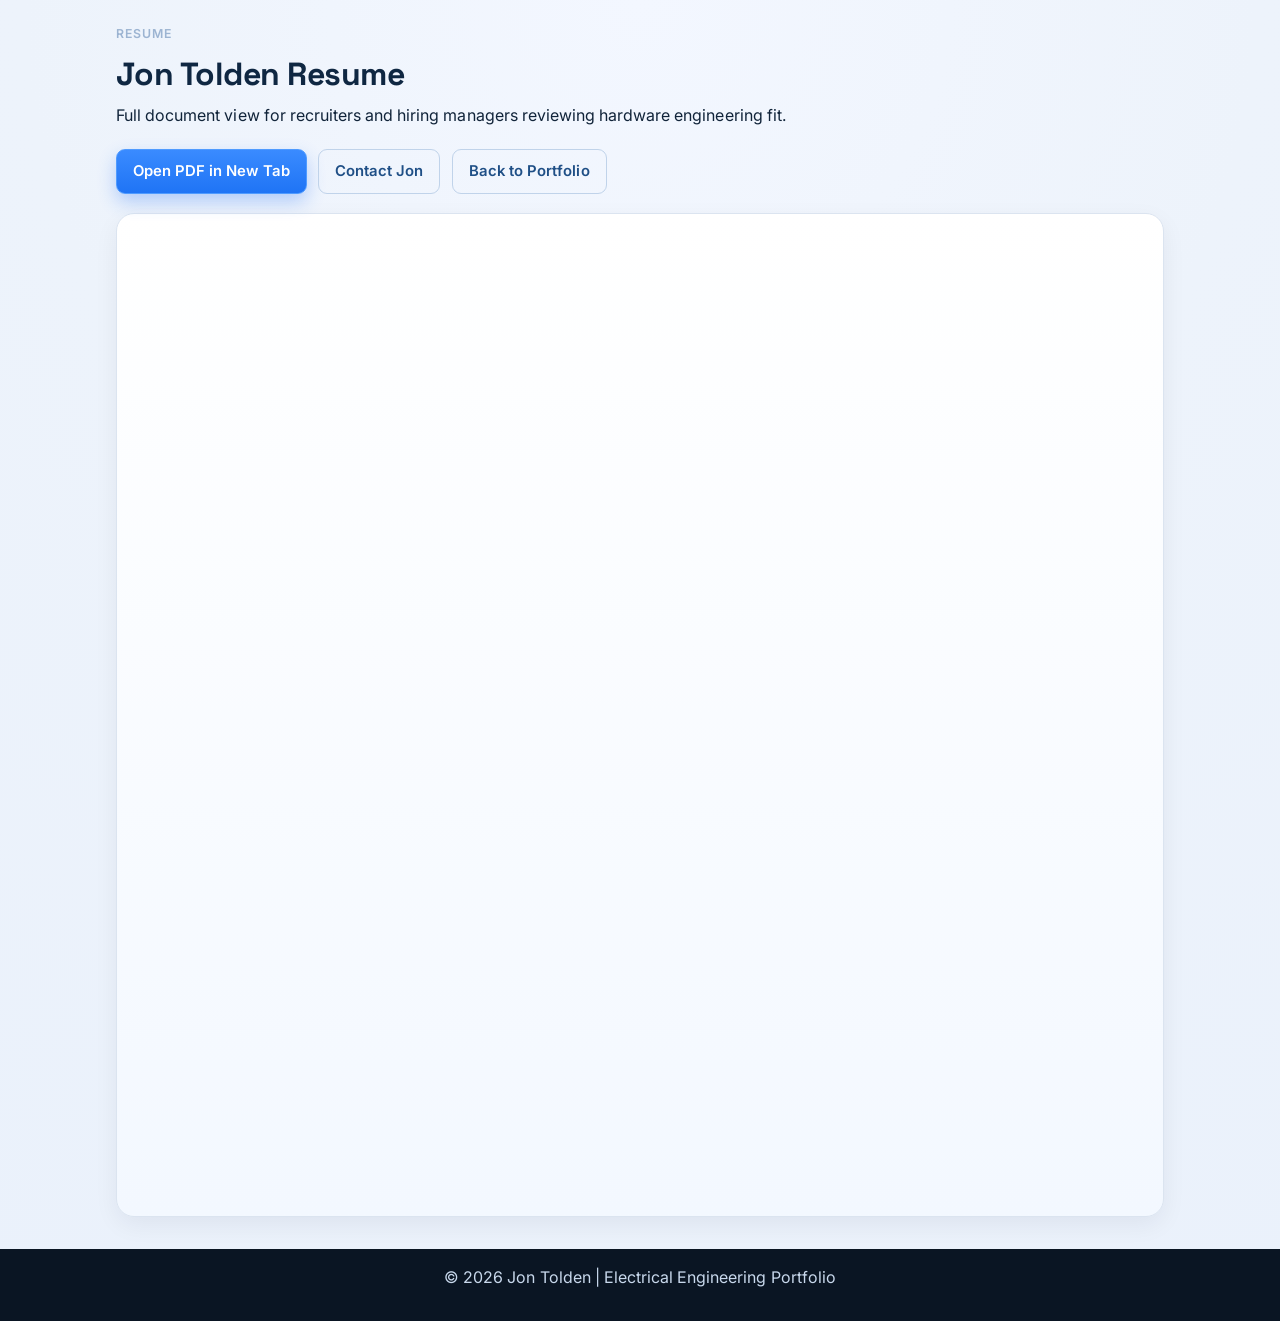
<file: resume.html>
<!DOCTYPE html>
<html lang="en">
<head>
  <meta charset="UTF-8" />
  <meta name="viewport" content="width=device-width, initial-scale=1" />
  <title>Resume | Jon Tolden</title>
  <meta name="description" content="Resume for Jon Tolden, electrical engineering candidate focused on PCB design, embedded systems, avionics, RF/wireless, and power electronics." />
  <link rel="preconnect" href="https://fonts.googleapis.com" />
  <link rel="preconnect" href="https://fonts.gstatic.com" crossorigin />
  <link href="https://fonts.googleapis.com/css2?family=Inter:wght@400;500;600;700&family=Space+Grotesk:wght@500;600;700&display=swap" rel="stylesheet" />
  <link rel="stylesheet" href="style.css" />
</head>
<body>
  <header class="case-study-header">
    <p class="eyebrow">Resume</p>
    <h1>Jon Tolden Resume</h1>
    <p>Full document view for recruiters and hiring managers reviewing hardware engineering fit.</p>
    <div class="hero-ctas">
      <a class="button button-primary" href="Resume_July2025.pdf" target="_blank" rel="noopener noreferrer">Open PDF in New Tab</a>
      <a class="button button-ghost" href="index.html#contact">Contact Jon</a>
      <a class="button button-ghost" href="index.html">Back to Portfolio</a>
    </div>
  </header>

  <main class="case-study">
    <section class="case-section">
      <iframe src="Resume_July2025.pdf" width="100%" height="960" style="border:none; border-radius: 12px;" title="Jon Tolden Resume"></iframe>
    </section>
  </main>

  <footer>
    <p>© 2026 Jon Tolden | Electrical Engineering Portfolio</p>
  </footer>
</body>
</html>
</file>
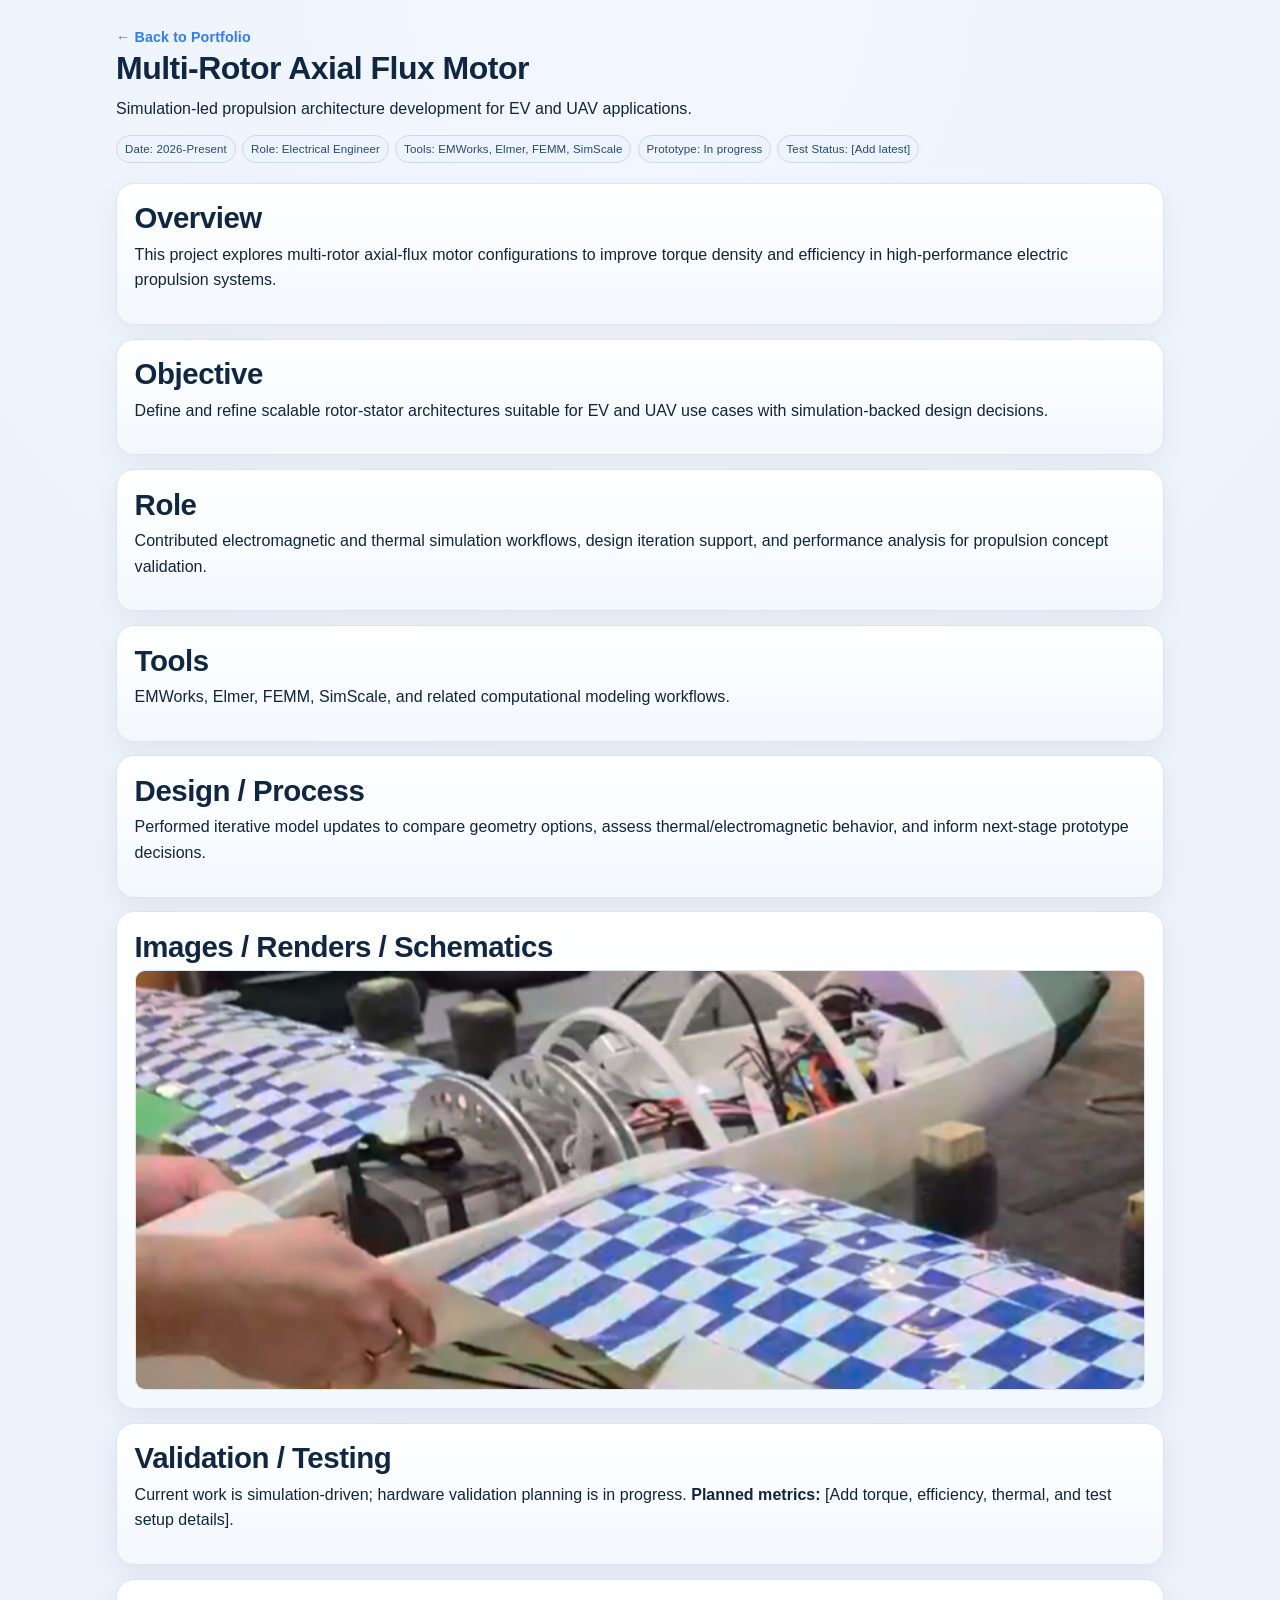
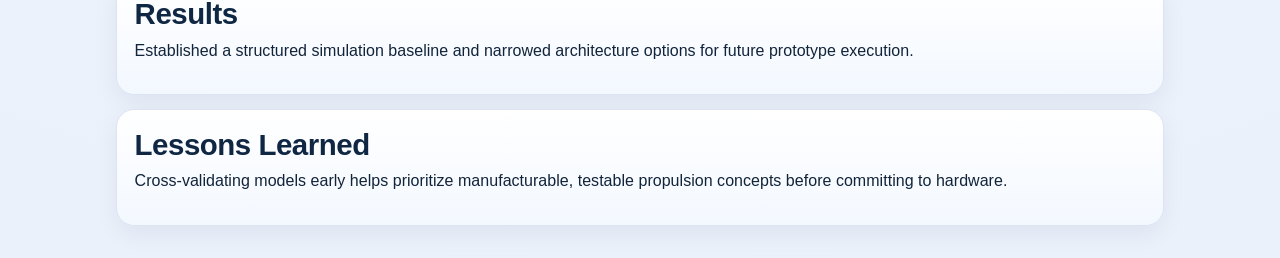
<file: projects/axial-flux-motor.html>
<!DOCTYPE html>
<html lang="en">
<head>
  <meta charset="UTF-8" />
  <meta name="viewport" content="width=device-width, initial-scale=1" />
  <title>Axial Flux Motor Case Study | Jon Tolden</title>
  <link rel="stylesheet" href="../style.css" />
</head>
<body>
  <header class="case-study-header">
    <a href="../index.html" class="text-link">← Back to Portfolio</a>
    <h1>Multi-Rotor Axial Flux Motor</h1>
    <p>Simulation-led propulsion architecture development for EV and UAV applications.</p>
    <div class="meta-chips"><span>Date: 2026-Present</span><span>Role: Electrical Engineer</span><span>Tools: EMWorks, Elmer, FEMM, SimScale</span><span>Prototype: In progress</span><span>Test Status: [Add latest]</span></div>
  </header>

  <main class="case-study">
    <section class="case-section"><h2>Overview</h2><p>This project explores multi-rotor axial-flux motor configurations to improve torque density and efficiency in high-performance electric propulsion systems.</p></section>
    <section class="case-section"><h2>Objective</h2><p>Define and refine scalable rotor-stator architectures suitable for EV and UAV use cases with simulation-backed design decisions.</p></section>
    <section class="case-section"><h2>Role</h2><p>Contributed electromagnetic and thermal simulation workflows, design iteration support, and performance analysis for propulsion concept validation.</p></section>
    <section class="case-section"><h2>Tools</h2><p>EMWorks, Elmer, FEMM, SimScale, and related computational modeling workflows.</p></section>
    <section class="case-section"><h2>Design / Process</h2><p>Performed iterative model updates to compare geometry options, assess thermal/electromagnetic behavior, and inform next-stage prototype decisions.</p></section>
    <section class="case-section"><h2>Images / Renders / Schematics</h2><img class="case-image" src="../TCP Image 6.jpg" alt="Axial flux motor project image" /></section>
    <section class="case-section"><h2>Validation / Testing</h2><p>Current work is simulation-driven; hardware validation planning is in progress. <strong>Planned metrics:</strong> [Add torque, efficiency, thermal, and test setup details].</p></section>
    <section class="case-section"><h2>Results</h2><p>Established a structured simulation baseline and narrowed architecture options for future prototype execution.</p></section>
    <section class="case-section"><h2>Lessons Learned</h2><p>Cross-validating models early helps prioritize manufacturable, testable propulsion concepts before committing to hardware.</p></section>
  </main>
</body>
</html>
</file>
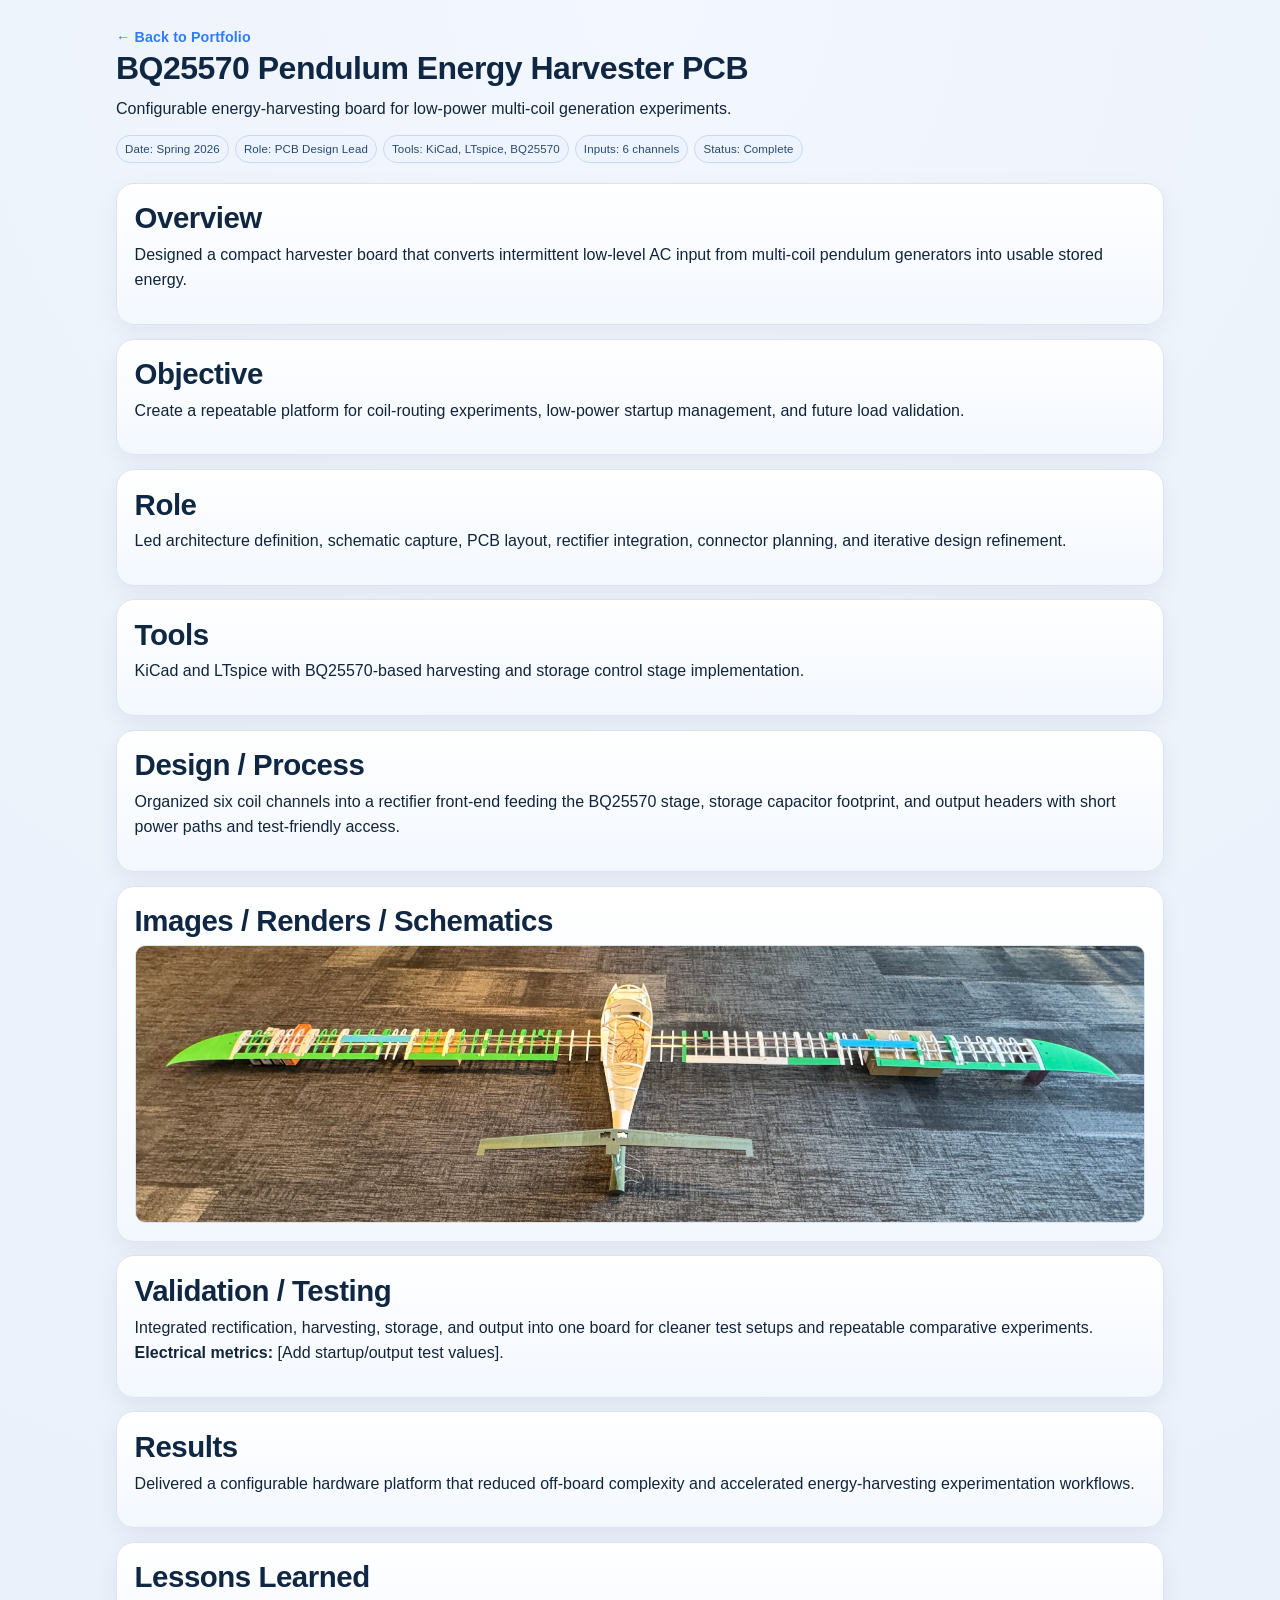
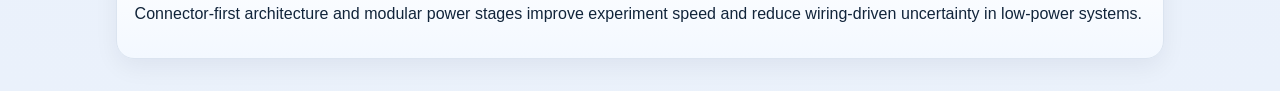
<file: projects/bq25570-harvester.html>
<!DOCTYPE html>
<html lang="en">
<head>
  <meta charset="UTF-8" />
  <meta name="viewport" content="width=device-width, initial-scale=1" />
  <title>BQ25570 Harvester Case Study | Jon Tolden</title>
  <link rel="stylesheet" href="../style.css" />
</head>
<body>
  <header class="case-study-header">
    <a href="../index.html" class="text-link">← Back to Portfolio</a>
    <h1>BQ25570 Pendulum Energy Harvester PCB</h1>
    <p>Configurable energy-harvesting board for low-power multi-coil generation experiments.</p>
    <div class="meta-chips"><span>Date: Spring 2026</span><span>Role: PCB Design Lead</span><span>Tools: KiCad, LTspice, BQ25570</span><span>Inputs: 6 channels</span><span>Status: Complete</span></div>
  </header>

  <main class="case-study">
    <section class="case-section"><h2>Overview</h2><p>Designed a compact harvester board that converts intermittent low-level AC input from multi-coil pendulum generators into usable stored energy.</p></section>
    <section class="case-section"><h2>Objective</h2><p>Create a repeatable platform for coil-routing experiments, low-power startup management, and future load validation.</p></section>
    <section class="case-section"><h2>Role</h2><p>Led architecture definition, schematic capture, PCB layout, rectifier integration, connector planning, and iterative design refinement.</p></section>
    <section class="case-section"><h2>Tools</h2><p>KiCad and LTspice with BQ25570-based harvesting and storage control stage implementation.</p></section>
    <section class="case-section"><h2>Design / Process</h2><p>Organized six coil channels into a rectifier front-end feeding the BQ25570 stage, storage capacitor footprint, and output headers with short power paths and test-friendly access.</p></section>
    <section class="case-section"><h2>Images / Renders / Schematics</h2><img class="case-image" src="../TCP Image 5.jpg" alt="BQ25570 board development image" /></section>
    <section class="case-section"><h2>Validation / Testing</h2><p>Integrated rectification, harvesting, storage, and output into one board for cleaner test setups and repeatable comparative experiments. <strong>Electrical metrics:</strong> [Add startup/output test values].</p></section>
    <section class="case-section"><h2>Results</h2><p>Delivered a configurable hardware platform that reduced off-board complexity and accelerated energy-harvesting experimentation workflows.</p></section>
    <section class="case-section"><h2>Lessons Learned</h2><p>Connector-first architecture and modular power stages improve experiment speed and reduce wiring-driven uncertainty in low-power systems.</p></section>
  </main>
</body>
</html>
</file>
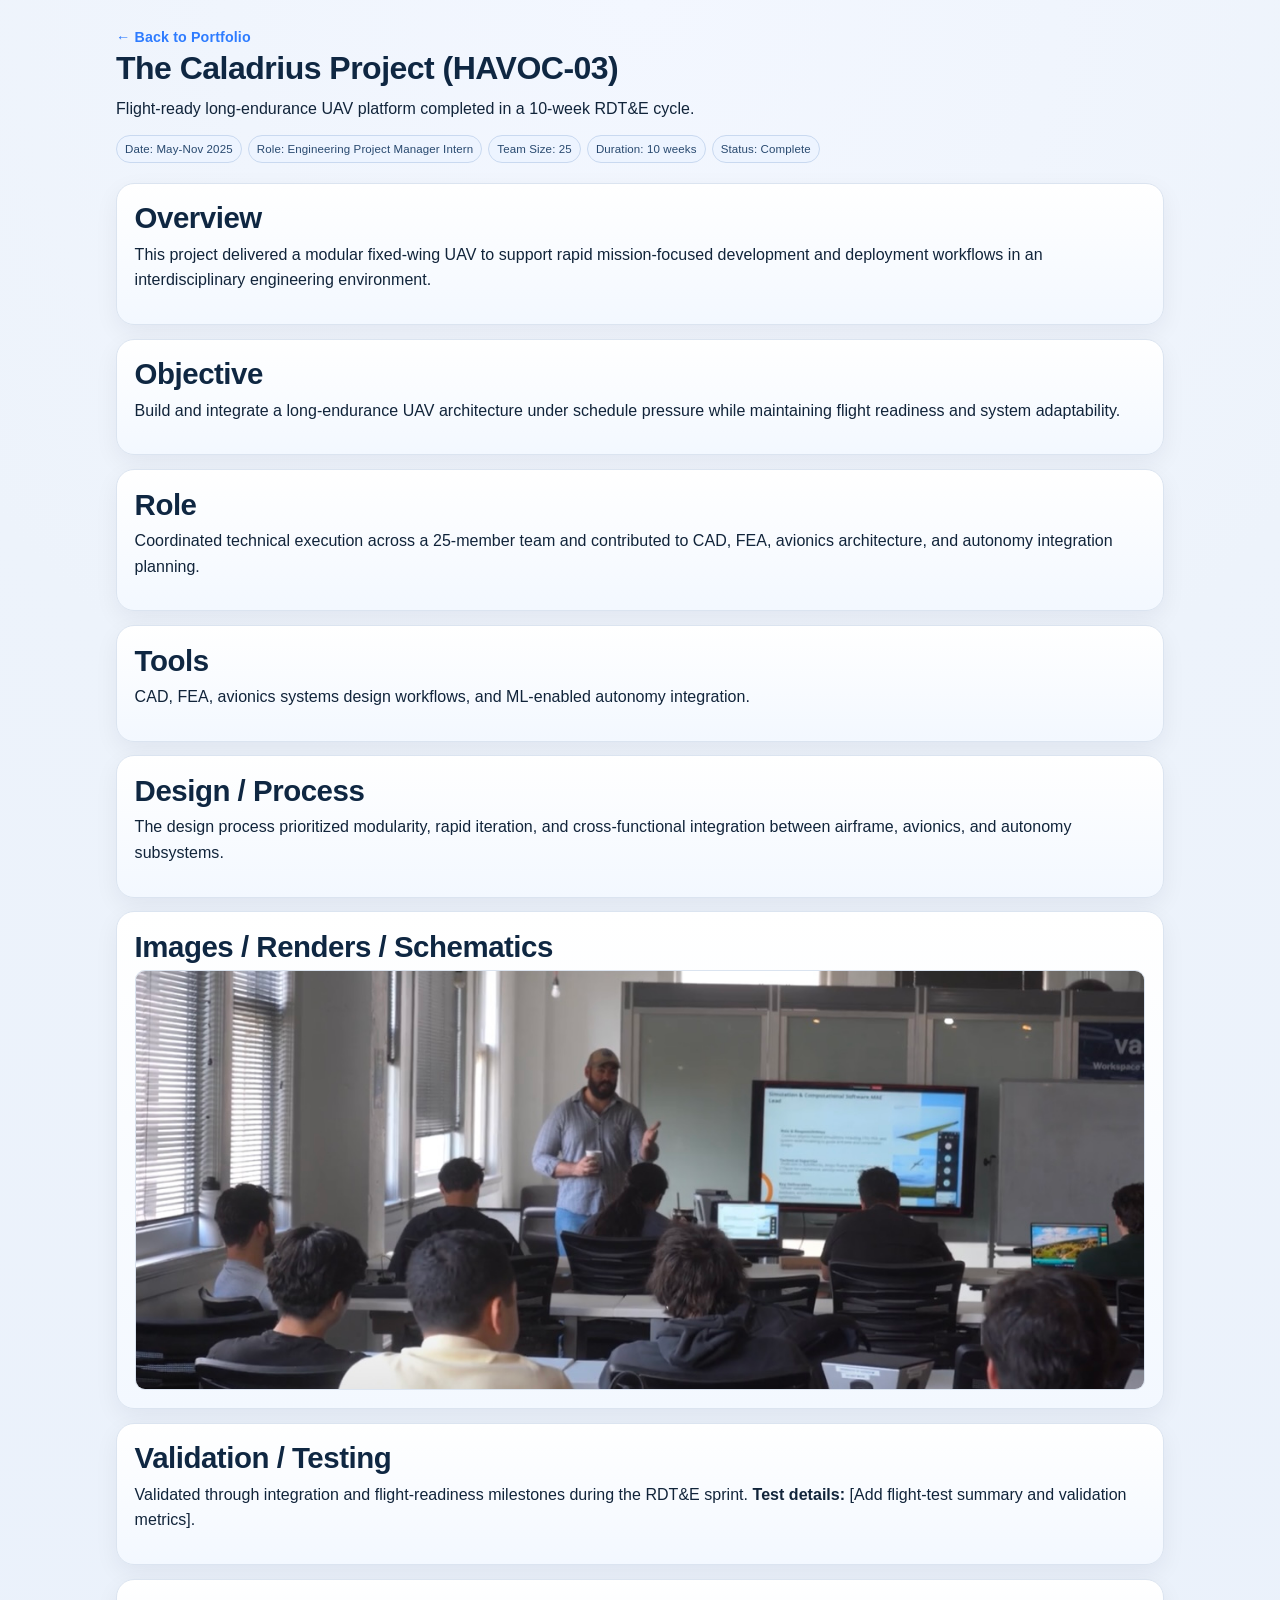
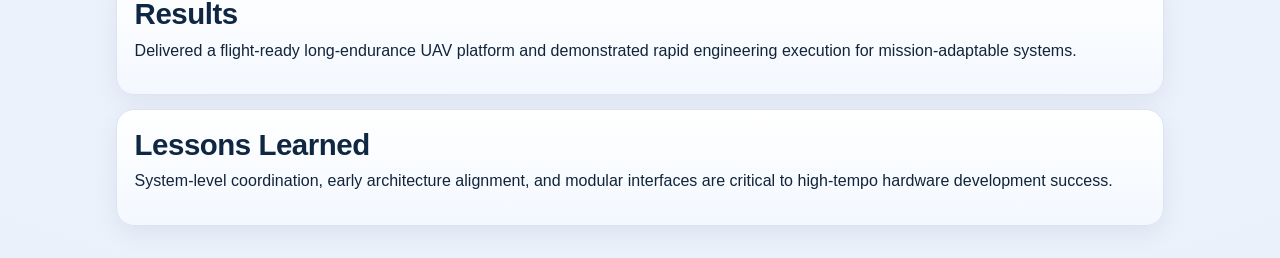
<file: projects/caladrius.html>
<!DOCTYPE html>
<html lang="en">
<head>
  <meta charset="UTF-8" />
  <meta name="viewport" content="width=device-width, initial-scale=1" />
  <title>Caladrius Project Case Study | Jon Tolden</title>
  <link rel="stylesheet" href="../style.css" />
</head>
<body>
  <header class="case-study-header">
    <a href="../index.html" class="text-link">← Back to Portfolio</a>
    <h1>The Caladrius Project (HAVOC-03)</h1>
    <p>Flight-ready long-endurance UAV platform completed in a 10-week RDT&amp;E cycle.</p>
    <div class="meta-chips"><span>Date: May-Nov 2025</span><span>Role: Engineering Project Manager Intern</span><span>Team Size: 25</span><span>Duration: 10 weeks</span><span>Status: Complete</span></div>
  </header>

  <main class="case-study">
    <section class="case-section"><h2>Overview</h2><p>This project delivered a modular fixed-wing UAV to support rapid mission-focused development and deployment workflows in an interdisciplinary engineering environment.</p></section>
    <section class="case-section"><h2>Objective</h2><p>Build and integrate a long-endurance UAV architecture under schedule pressure while maintaining flight readiness and system adaptability.</p></section>
    <section class="case-section"><h2>Role</h2><p>Coordinated technical execution across a 25-member team and contributed to CAD, FEA, avionics architecture, and autonomy integration planning.</p></section>
    <section class="case-section"><h2>Tools</h2><p>CAD, FEA, avionics systems design workflows, and ML-enabled autonomy integration.</p></section>
    <section class="case-section"><h2>Design / Process</h2><p>The design process prioritized modularity, rapid iteration, and cross-functional integration between airframe, avionics, and autonomy subsystems.</p></section>
    <section class="case-section"><h2>Images / Renders / Schematics</h2><img class="case-image" src="../TCP Image 1.jpg" alt="Caladrius UAV build image" /></section>
    <section class="case-section"><h2>Validation / Testing</h2><p>Validated through integration and flight-readiness milestones during the RDT&amp;E sprint. <strong>Test details:</strong> [Add flight-test summary and validation metrics].</p></section>
    <section class="case-section"><h2>Results</h2><p>Delivered a flight-ready long-endurance UAV platform and demonstrated rapid engineering execution for mission-adaptable systems.</p></section>
    <section class="case-section"><h2>Lessons Learned</h2><p>System-level coordination, early architecture alignment, and modular interfaces are critical to high-tempo hardware development success.</p></section>
  </main>
</body>
</html>
</file>
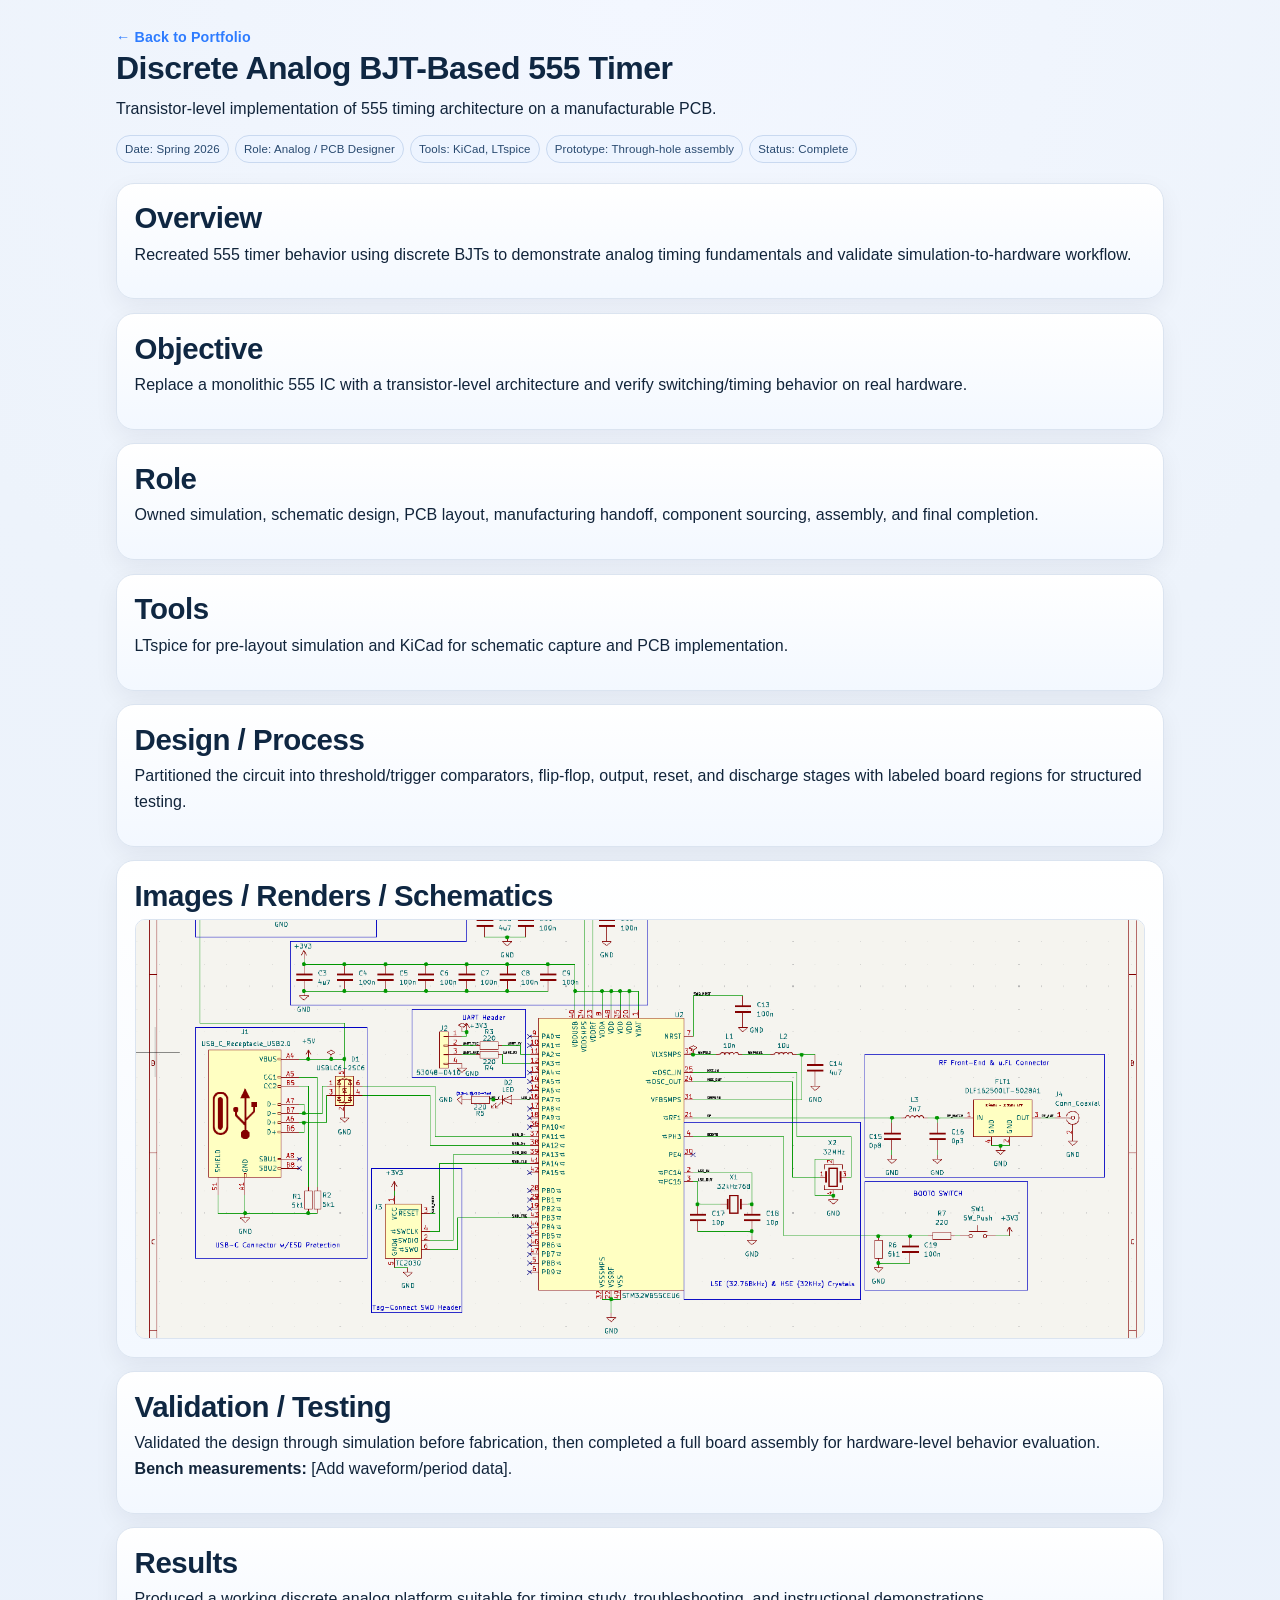
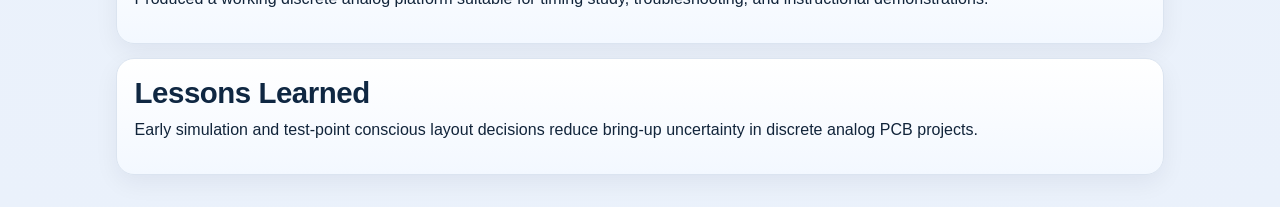
<file: projects/discrete-555-timer.html>
<!DOCTYPE html>
<html lang="en">
<head>
  <meta charset="UTF-8" />
  <meta name="viewport" content="width=device-width, initial-scale=1" />
  <title>Discrete 555 Timer Case Study | Jon Tolden</title>
  <link rel="stylesheet" href="../style.css" />
</head>
<body>
  <header class="case-study-header">
    <a href="../index.html" class="text-link">← Back to Portfolio</a>
    <h1>Discrete Analog BJT-Based 555 Timer</h1>
    <p>Transistor-level implementation of 555 timing architecture on a manufacturable PCB.</p>
    <div class="meta-chips"><span>Date: Spring 2026</span><span>Role: Analog / PCB Designer</span><span>Tools: KiCad, LTspice</span><span>Prototype: Through-hole assembly</span><span>Status: Complete</span></div>
  </header>

  <main class="case-study">
    <section class="case-section"><h2>Overview</h2><p>Recreated 555 timer behavior using discrete BJTs to demonstrate analog timing fundamentals and validate simulation-to-hardware workflow.</p></section>
    <section class="case-section"><h2>Objective</h2><p>Replace a monolithic 555 IC with a transistor-level architecture and verify switching/timing behavior on real hardware.</p></section>
    <section class="case-section"><h2>Role</h2><p>Owned simulation, schematic design, PCB layout, manufacturing handoff, component sourcing, assembly, and final completion.</p></section>
    <section class="case-section"><h2>Tools</h2><p>LTspice for pre-layout simulation and KiCad for schematic capture and PCB implementation.</p></section>
    <section class="case-section"><h2>Design / Process</h2><p>Partitioned the circuit into threshold/trigger comparators, flip-flop, output, reset, and discharge stages with labeled board regions for structured testing.</p></section>
    <section class="case-section"><h2>Images / Renders / Schematics</h2><img class="case-image" src="../STM32 BT Schematic.png" alt="Discrete timer schematic image" /></section>
    <section class="case-section"><h2>Validation / Testing</h2><p>Validated the design through simulation before fabrication, then completed a full board assembly for hardware-level behavior evaluation. <strong>Bench measurements:</strong> [Add waveform/period data].</p></section>
    <section class="case-section"><h2>Results</h2><p>Produced a working discrete analog platform suitable for timing study, troubleshooting, and instructional demonstrations.</p></section>
    <section class="case-section"><h2>Lessons Learned</h2><p>Early simulation and test-point conscious layout decisions reduce bring-up uncertainty in discrete analog PCB projects.</p></section>
  </main>
</body>
</html>
</file>
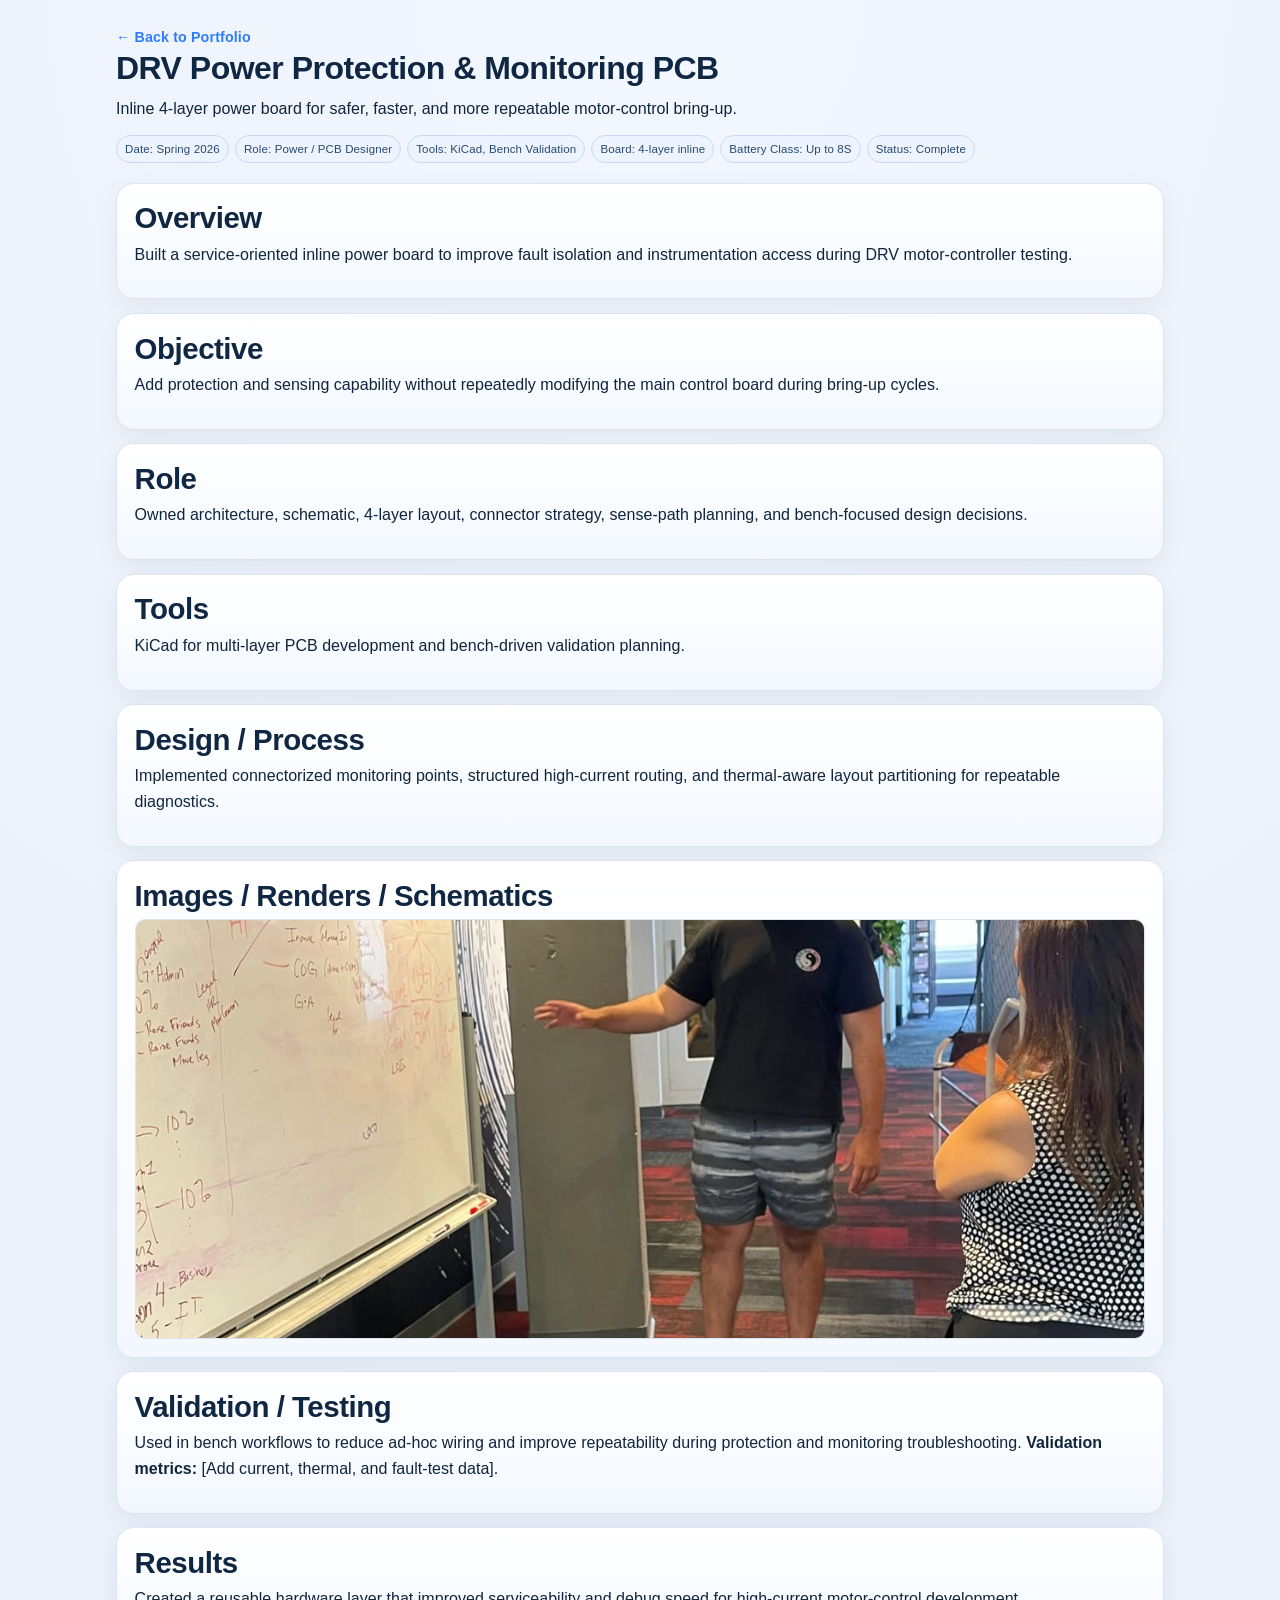
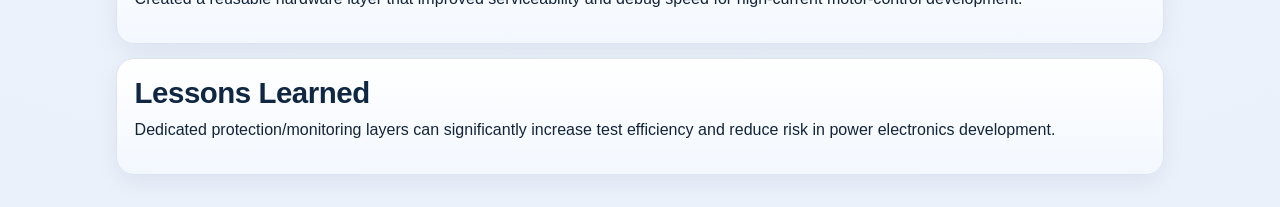
<file: projects/drv-power-protection.html>
<!DOCTYPE html>
<html lang="en">
<head>
  <meta charset="UTF-8" />
  <meta name="viewport" content="width=device-width, initial-scale=1" />
  <title>DRV Power Board Case Study | Jon Tolden</title>
  <link rel="stylesheet" href="../style.css" />
</head>
<body>
  <header class="case-study-header">
    <a href="../index.html" class="text-link">← Back to Portfolio</a>
    <h1>DRV Power Protection &amp; Monitoring PCB</h1>
    <p>Inline 4-layer power board for safer, faster, and more repeatable motor-control bring-up.</p>
    <div class="meta-chips"><span>Date: Spring 2026</span><span>Role: Power / PCB Designer</span><span>Tools: KiCad, Bench Validation</span><span>Board: 4-layer inline</span><span>Battery Class: Up to 8S</span><span>Status: Complete</span></div>
  </header>

  <main class="case-study">
    <section class="case-section"><h2>Overview</h2><p>Built a service-oriented inline power board to improve fault isolation and instrumentation access during DRV motor-controller testing.</p></section>
    <section class="case-section"><h2>Objective</h2><p>Add protection and sensing capability without repeatedly modifying the main control board during bring-up cycles.</p></section>
    <section class="case-section"><h2>Role</h2><p>Owned architecture, schematic, 4-layer layout, connector strategy, sense-path planning, and bench-focused design decisions.</p></section>
    <section class="case-section"><h2>Tools</h2><p>KiCad for multi-layer PCB development and bench-driven validation planning.</p></section>
    <section class="case-section"><h2>Design / Process</h2><p>Implemented connectorized monitoring points, structured high-current routing, and thermal-aware layout partitioning for repeatable diagnostics.</p></section>
    <section class="case-section"><h2>Images / Renders / Schematics</h2><img class="case-image" src="../TCP Image 4.jpg" alt="DRV board development image" /></section>
    <section class="case-section"><h2>Validation / Testing</h2><p>Used in bench workflows to reduce ad-hoc wiring and improve repeatability during protection and monitoring troubleshooting. <strong>Validation metrics:</strong> [Add current, thermal, and fault-test data].</p></section>
    <section class="case-section"><h2>Results</h2><p>Created a reusable hardware layer that improved serviceability and debug speed for high-current motor-control development.</p></section>
    <section class="case-section"><h2>Lessons Learned</h2><p>Dedicated protection/monitoring layers can significantly increase test efficiency and reduce risk in power electronics development.</p></section>
  </main>
</body>
</html>
</file>
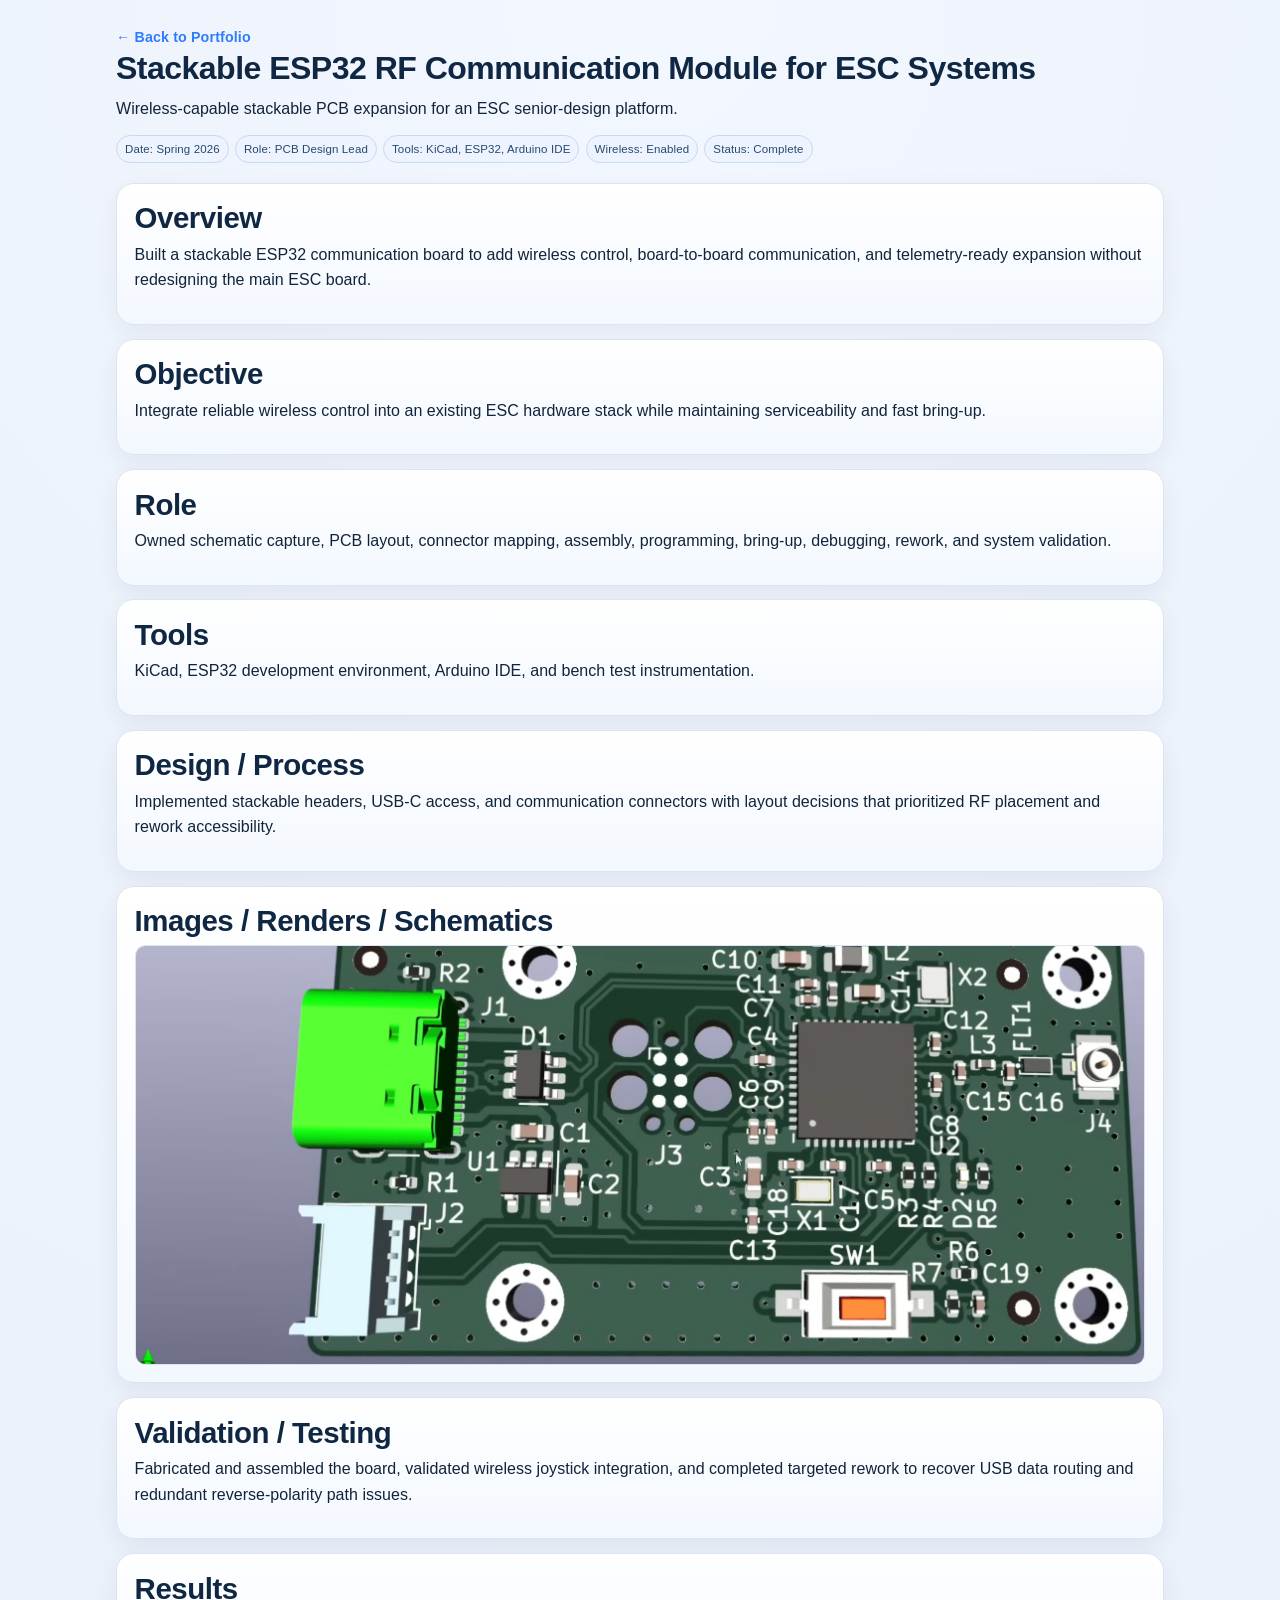
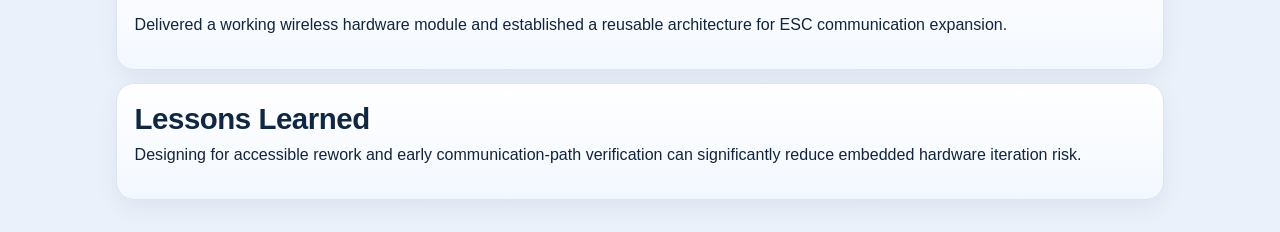
<file: projects/esp32-rf-module.html>
<!DOCTYPE html>
<html lang="en">
<head>
  <meta charset="UTF-8" />
  <meta name="viewport" content="width=device-width, initial-scale=1" />
  <title>ESP32 RF Module Case Study | Jon Tolden</title>
  <link rel="stylesheet" href="../style.css" />
</head>
<body>
  <header class="case-study-header">
    <a href="../index.html" class="text-link">← Back to Portfolio</a>
    <h1>Stackable ESP32 RF Communication Module for ESC Systems</h1>
    <p>Wireless-capable stackable PCB expansion for an ESC senior-design platform.</p>
    <div class="meta-chips"><span>Date: Spring 2026</span><span>Role: PCB Design Lead</span><span>Tools: KiCad, ESP32, Arduino IDE</span><span>Wireless: Enabled</span><span>Status: Complete</span></div>
  </header>

  <main class="case-study">
    <section class="case-section"><h2>Overview</h2><p>Built a stackable ESP32 communication board to add wireless control, board-to-board communication, and telemetry-ready expansion without redesigning the main ESC board.</p></section>
    <section class="case-section"><h2>Objective</h2><p>Integrate reliable wireless control into an existing ESC hardware stack while maintaining serviceability and fast bring-up.</p></section>
    <section class="case-section"><h2>Role</h2><p>Owned schematic capture, PCB layout, connector mapping, assembly, programming, bring-up, debugging, rework, and system validation.</p></section>
    <section class="case-section"><h2>Tools</h2><p>KiCad, ESP32 development environment, Arduino IDE, and bench test instrumentation.</p></section>
    <section class="case-section"><h2>Design / Process</h2><p>Implemented stackable headers, USB-C access, and communication connectors with layout decisions that prioritized RF placement and rework accessibility.</p></section>
    <section class="case-section"><h2>Images / Renders / Schematics</h2><img class="case-image" src="../STM32 BT 3D PCB.png" alt="ESP32 RF module PCB render" /></section>
    <section class="case-section"><h2>Validation / Testing</h2><p>Fabricated and assembled the board, validated wireless joystick integration, and completed targeted rework to recover USB data routing and redundant reverse-polarity path issues.</p></section>
    <section class="case-section"><h2>Results</h2><p>Delivered a working wireless hardware module and established a reusable architecture for ESC communication expansion.</p></section>
    <section class="case-section"><h2>Lessons Learned</h2><p>Designing for accessible rework and early communication-path verification can significantly reduce embedded hardware iteration risk.</p></section>
  </main>
</body>
</html>
</file>
<file: style.css>
:root {
  --bg-0: #081321;
  --bg-1: #0c1c31;
  --bg-2: #102742;
  --surface: #f7faff;
  --surface-strong: #ffffff;
  --surface-muted: #f3f8ff;
  --surface-subtle: #f8fbff;
  --surface-dark: #10233b;
  --text: #11243a;
  --text-muted: #4c627d;
  --text-soft: #7087a4;
  --accent: #2e7cff;
  --accent-strong: #1565eb;
  --accent-soft: rgba(46, 124, 255, 0.12);
  --border: #dbe4f0;
  --border-strong: #bfd0e2;
  --border-soft: #e5ecf5;
  --radius-lg: 18px;
  --radius-md: 14px;
  --radius-sm: 10px;
  --shadow-soft: 0 8px 24px rgba(9, 24, 43, 0.06);
  --shadow-mid: 0 10px 24px rgba(9, 24, 43, 0.08);
  --shadow-hover: 0 14px 30px rgba(9, 24, 43, 0.12);
  --max-width: 1080px;
}

* {
  box-sizing: border-box;
}

html {
  scroll-behavior: smooth;
}

section[id] {
  scroll-margin-top: 5.2rem;
}

body {
  margin: 0;
  font-family: Inter, -apple-system, BlinkMacSystemFont, "Segoe UI", Roboto, Arial, sans-serif;
  line-height: 1.64;
  font-size: 1rem;
  letter-spacing: 0.002em;
  color: var(--text);
  background: radial-gradient(circle at top, #f3f7ff 0%, #edf3fb 42%, #eaf1fb 100%);
}

h1,
h2,
h3,
h4 {
  margin: 0 0 0.62rem;
  font-family: "Space Grotesk", Inter, sans-serif;
  letter-spacing: -0.016em;
  line-height: 1.13;
  color: #0f2742;
}

h2 {
  font-size: clamp(1.48rem, 2.3vw, 1.95rem);
  margin-bottom: 0.45rem;
  font-weight: 680;
}

h3 {
  font-size: clamp(1.04rem, 1.7vw, 1.22rem);
  margin-bottom: 0.45rem;
  font-weight: 640;
}

p {
  margin: 0 0 0.85rem;
  line-height: 1.6;
}

a {
  color: var(--accent);
}

img {
  width: 100%;
  display: block;
}

.hero,
.card,
.case-section {
  border: 1px solid var(--border);
  border-radius: var(--radius-lg);
  box-shadow: var(--shadow-soft);
}

.hero {
  max-width: var(--max-width);
  margin: 1.5rem auto 0.9rem;
  padding: clamp(1.5rem, 3vw, 2.2rem);
  background: linear-gradient(135deg, var(--bg-0) 0%, var(--bg-1) 58%, var(--bg-2) 100%);
  color: #ebf4ff;
  display: grid;
  grid-template-columns: minmax(0, 1.4fr) minmax(240px, 0.75fr);
  gap: clamp(1.2rem, 2vw, 1.8rem);
  align-items: center;
  border-color: rgba(172, 197, 226, 0.35);
  box-shadow: 0 18px 36px rgba(6, 15, 28, 0.24);
}

.eyebrow {
  margin-bottom: 0.8rem;
  text-transform: uppercase;
  letter-spacing: 0.08em;
  font-size: 0.77rem;
  color: #9cb4d2;
  font-weight: 600;
}

.hero h1 {
  font-size: clamp(2rem, 4.4vw, 3.1rem);
  color: #f8fbff;
  margin-bottom: 0.45rem;
  letter-spacing: -0.02em;
}

.hero-headline {
  font-size: clamp(1.05rem, 1.8vw, 1.2rem);
  color: #deebff;
  font-weight: 600;
  line-height: 1.5;
  margin-bottom: 0.5rem;
}

.hero-subheadline {
  color: #bfd2eb;
  max-width: 63ch;
  margin-bottom: 0;
}

.headshot-frame {
  justify-self: end;
  width: min(100%, 290px);
  padding: 0.8rem;
  border-radius: var(--radius-md);
  background: linear-gradient(150deg, rgba(20, 41, 68, 0.96), rgba(9, 24, 43, 0.98));
  border: 1px solid rgba(194, 215, 238, 0.24);
  box-shadow: inset 0 1px 0 rgba(255, 255, 255, 0.08), 0 18px 28px rgba(6, 13, 25, 0.45);
}

.headshot-stage {
  position: relative;
  overflow: hidden;
  border-radius: calc(var(--radius-md) - 4px);
  background: radial-gradient(circle at 30% 22%, rgba(52, 98, 150, 0.34), rgba(14, 33, 57, 0.96) 60%);
}

.headshot-stage::after {
  content: "";
  position: absolute;
  inset: 0;
  background: linear-gradient(180deg, rgba(12, 28, 48, 0.18) 0%, rgba(8, 21, 35, 0.56) 100%);
  pointer-events: none;
}

.hero-headshot {
  aspect-ratio: 3 / 4;
  object-fit: cover;
  object-position: center 20%;
  border-radius: calc(var(--radius-md) - 4px);
  filter: contrast(1.01) saturate(0.88) brightness(0.93);
  transform: scale(1.035);
}

.hero-ctas {
  display: flex;
  gap: 0.72rem;
  flex-wrap: wrap;
  margin-top: 1.3rem;
}

.button {
  display: inline-flex;
  align-items: center;
  justify-content: center;
  min-height: 2.5rem;
  padding: 0.58rem 1rem;
  border-radius: 9px;
  border: 1px solid transparent;
  text-decoration: none;
  font-weight: 600;
  font-size: 0.93rem;
  transition: background-color 0.2s ease, border-color 0.2s ease, transform 0.2s ease, box-shadow 0.2s ease;
}

.button:hover {
  transform: translateY(-1px);
}

.button-primary {
  color: #fff;
  background: linear-gradient(180deg, #3a8bff 0%, #1f74f5 100%);
  border-color: #4f9bff;
  box-shadow: 0 8px 18px rgba(37, 113, 244, 0.3);
}

.button-primary:hover {
  background: linear-gradient(180deg, #4d98ff 0%, #2a7bf6 100%);
  box-shadow: 0 10px 22px rgba(37, 113, 244, 0.38);
}

.button-secondary {
  background: transparent;
  border-color: rgba(180, 204, 235, 0.45);
  color: #dce9fb;
}

.button-ghost {
  background: transparent;
  border-color: #c0d3ea;
  color: #1f4f86;
}

.button-secondary:hover {
  background: rgba(255, 255, 255, 0.07);
}

.button-ghost:hover {
  background: var(--accent-soft);
}

nav {
  position: sticky;
  top: 0;
  z-index: 30;
  backdrop-filter: blur(8px);
  background: rgba(245, 250, 255, 0.92);
  border-top: 1px solid var(--border);
  border-bottom: 1px solid var(--border);
  display: flex;
  justify-content: center;
  gap: 0.85rem;
  padding: 0.72rem 0.8rem;
  flex-wrap: wrap;
}

nav a {
  text-decoration: none;
  font-size: 0.87rem;
  letter-spacing: 0.01em;
  font-weight: 600;
  color: #26496f;
  padding: 0.28rem 0.52rem;
  border-radius: 999px;
}

nav a:hover {
  background: var(--accent-soft);
  color: #1b4fa0;
}

main,
.case-study,
.case-study-header {
  max-width: var(--max-width);
  margin-left: auto;
  margin-right: auto;
  padding: 0 1rem;
}

main {
  margin-top: 1.2rem;
  margin-bottom: 2.8rem;
}

.card {
  background: linear-gradient(180deg, var(--surface-strong), var(--surface-subtle));
  padding: clamp(1.25rem, 2.3vw, 1.75rem);
  margin-bottom: 1.42rem;
  border-color: var(--border-soft);
  box-shadow: 0 8px 22px rgba(9, 24, 43, 0.055);
}

.section-header {
  margin-bottom: 1.05rem;
}

.section-header p {
  color: var(--text-muted);
  max-width: 72ch;
  margin-bottom: 0;
  font-size: 0.97rem;
  line-height: 1.62;
}

#featured-projects {
  background: linear-gradient(170deg, #ffffff 0%, #f4f9ff 55%, #edf5ff 100%);
  border-color: #c3d5ea;
  box-shadow: 0 15px 32px rgba(9, 30, 56, 0.11);
}

#featured-projects .section-header h2 {
  font-size: clamp(1.62rem, 2.7vw, 2.18rem);
}

#featured-projects .section-header p {
  color: #355274;
}

.project-preview-grid {
  display: grid;
  gap: 1.2rem;
  grid-template-columns: repeat(auto-fit, minmax(260px, 1fr));
}

.project-preview {
  border: 1px solid #c9daed;
  border-radius: var(--radius-md);
  background: linear-gradient(180deg, #fcfdff, #f2f7ff);
  overflow: hidden;
  display: flex;
  flex-direction: column;
  min-height: 100%;
  box-shadow: 0 12px 26px rgba(16, 40, 67, 0.095);
  transition: transform 0.22s ease, box-shadow 0.22s ease, border-color 0.22s ease;
}

.project-preview:hover,
.project-summary:hover {
  transform: translateY(-3px);
  border-color: #95b3d6;
  box-shadow: 0 17px 32px rgba(9, 31, 57, 0.145);
}

.project-preview img,
.project-summary img {
  aspect-ratio: 16 / 10;
  object-fit: cover;
  filter: saturate(0.95) contrast(1.04);
}

.project-preview img {
  border-bottom: 1px solid #d7e3f1;
  aspect-ratio: 16 / 9;
}

.project-preview-content {
  padding: 1.22rem 1.16rem 1.12rem;
  display: flex;
  flex-direction: column;
  gap: 0.58rem;
  flex: 1;
}

.project-preview-content h3 {
  font-size: clamp(1.12rem, 1.75vw, 1.32rem);
  margin-bottom: 0.12rem;
  font-weight: 700;
}

.value-line {
  margin-bottom: 0;
  color: #233a57;
  font-weight: 500;
  font-size: 0.915rem;
  line-height: 1.55;
}

.tools-line {
  margin: 0.2rem 0 0;
  color: #617e9f;
  font-size: 0.69rem;
  text-transform: uppercase;
  letter-spacing: 0.055em;
  font-weight: 500;
}

.text-link {
  margin-top: auto;
  text-decoration: none;
  font-weight: 700;
  font-size: 0.89rem;
  letter-spacing: 0.01em;
}

.project-preview .text-link {
  padding-top: 0.42rem;
  color: #185fcb;
}

.skills-grid {
  display: grid;
  grid-template-columns: repeat(auto-fit, minmax(220px, 1fr));
  gap: 0.95rem;
}

.skill-group {
  border: 1px solid #dbe5f2;
  border-radius: var(--radius-md);
  padding: 1.02rem 1.04rem;
  background: linear-gradient(180deg, #fbfdff, #f7fbff);
  box-shadow: inset 0 1px 0 rgba(255, 255, 255, 0.65);
}

.skill-group h3 {
  margin-bottom: 0.56rem;
}

.skill-group li {
  margin-bottom: 0.34rem;
  line-height: 1.5;
}

.skill-group li:last-child {
  margin-bottom: 0;
}

.skill-group ul,
.project-summary ul {
  margin: 0;
  padding-left: 1.1rem;
}

.project-list {
  display: grid;
  gap: 0.9rem;
}

.projects-subhead {
  margin: 0 0 0.8rem;
  color: #395574;
  font-size: 0.76rem;
  text-transform: uppercase;
  letter-spacing: 0.08em;
  font-weight: 700;
}

.project-summary {
  border: 1px solid #d6e2ef;
  border-radius: var(--radius-md);
  padding: 0.86rem;
  background: linear-gradient(180deg, #ffffff, #f9fbff);
  display: grid;
  grid-template-columns: minmax(240px, 300px) minmax(0, 1fr);
  gap: 1rem;
  align-items: stretch;
  box-shadow: 0 8px 20px rgba(15, 37, 62, 0.06);
  transition: transform 0.22s ease, box-shadow 0.22s ease, border-color 0.22s ease;
}

.project-summary img {
  border-radius: var(--radius-sm);
  border: 1px solid #d3deec;
  height: 100%;
}

.project-summary-content {
  display: flex;
  flex-direction: column;
  min-height: 100%;
  gap: 0.08rem;
}

.meta-chips {
  display: flex;
  flex-wrap: wrap;
  gap: 0.38rem;
  margin-bottom: 0.58rem;
}

.meta-chips span {
  font-size: 0.72rem;
  letter-spacing: 0.01em;
  background: #edf4ff;
  border: 1px solid #c9d9f0;
  border-radius: 999px;
  padding: 0.22rem 0.5rem;
  color: #28496f;
  white-space: nowrap;
}

.opening {
  margin-bottom: 0.52rem;
  color: #1f3654;
  font-weight: 600;
  font-size: 0.92rem;
  line-height: 1.5;
}

.project-summary ul {
  margin-bottom: 0.62rem;
  color: #263d5b;
  line-height: 1.55;
  font-size: 0.92rem;
}

.project-collapsible {
  margin-top: 0.9rem;
  border: 1px solid #dae5f1;
  border-radius: var(--radius-md);
  background: linear-gradient(180deg, #fbfdff, #f3f8ff);
  padding: 0.25rem 0.8rem 0.8rem;
}

.project-collapsible > summary {
  cursor: pointer;
  list-style: none;
  font-size: 0.85rem;
  color: #294b73;
  text-transform: uppercase;
  letter-spacing: 0.06em;
  font-weight: 700;
  padding: 0.7rem 0 0.56rem;
}

.project-collapsible > summary::-webkit-details-marker {
  display: none;
}

.project-collapsible > summary::after {
  content: "↓";
  margin-left: 0.45rem;
  font-size: 0.8rem;
  color: #36629b;
}

.project-collapsible[open] > summary::after {
  content: "↑";
}

.additional-projects {
  padding-top: 0.2rem;
}

.recruiter-cta {
  background: linear-gradient(140deg, #0c1f35 0%, #14345b 100%);
  color: #e7f1ff;
  border-color: rgba(162, 192, 230, 0.34);
  box-shadow: 0 14px 28px rgba(7, 18, 32, 0.24);
}

.recruiter-cta h2 {
  color: #f3f8ff;
  font-weight: 700;
  letter-spacing: -0.014em;
}

.recruiter-cta p {
  color: #d0e1f8;
  max-width: 75ch;
}

.recruiter-cta .button-secondary {
  border-color: rgba(177, 203, 234, 0.48);
}

.hero .button-ghost,
.recruiter-cta .button-ghost {
  color: #dce9fb;
  border-color: rgba(177, 203, 234, 0.48);
}

details:not(.project-collapsible) {
  border-top: 1px solid var(--border);
  margin-top: 1rem;
  padding-top: 0.9rem;
}

summary {
  cursor: pointer;
  font-weight: 600;
}

a:focus-visible,
button:focus-visible,
summary:focus-visible {
  outline: 2px solid #2a74e3;
  outline-offset: 2px;
  border-radius: 8px;
}

.timeline-layout {
  display: grid;
  grid-template-columns: 1.4fr minmax(250px, 0.9fr);
  gap: 1rem;
}

.timeline-primary,
.timeline-secondary {
  border: 1px solid #d9e3f0;
  border-radius: var(--radius-md);
  padding: 1rem;
  background: linear-gradient(180deg, #fbfdff, #f7fbff);
}

.timeline-secondary {
  background: linear-gradient(180deg, #f5f9ff, #f1f6ff);
}

.timeline-list {
  margin: 0;
  padding: 0;
  list-style: none;
}

.timeline-list li {
  margin-bottom: 0.7rem;
  color: #26415f;
}

.timeline-list li:last-child {
  margin-bottom: 0;
}

.timeline-list.confirmed li {
  display: grid;
  grid-template-columns: 160px minmax(0, 1fr);
  gap: 0.6rem;
  align-items: baseline;
  padding-bottom: 0.65rem;
  border-bottom: 1px dashed #d4dfed;
}

.timeline-list.confirmed li:last-child {
  border-bottom: none;
  padding-bottom: 0;
}

.timeline-list.confirmed span {
  color: #355371;
}

.resume-card {
  display: grid;
  grid-template-columns: 1fr minmax(250px, 0.95fr);
  gap: 1rem;
  align-items: stretch;
}

.resume-card .button-ghost {
  color: #2d5f9b;
  border-color: #c3d6ec;
}

.resume-preview {
  text-decoration: none;
  color: inherit;
}

.resume-preview-inner {
  border: 1px solid #cfddee;
  border-radius: var(--radius-md);
  height: 100%;
  padding: 1rem;
  background: linear-gradient(180deg, #ffffff, #f3f8ff);
  box-shadow: var(--shadow-mid);
}

.resume-label {
  margin-bottom: 0.5rem;
  color: var(--text-soft);
  font-size: 0.78rem;
  text-transform: uppercase;
  letter-spacing: 0.06em;
  font-weight: 700;
}

.resume-preview h3 {
  margin-bottom: 0.6rem;
}

.resume-preview ul {
  margin: 0 0 0.7rem;
  padding-left: 1rem;
  color: #294766;
}

.resume-preview-link {
  display: inline-block;
  margin-top: 0.3rem;
  color: #1c5fbe;
  font-weight: 700;
}

.contact-box .contact-priority {
  font-size: 1rem;
  margin-bottom: 1rem;
}

.contact-grid {
  display: grid;
  grid-template-columns: repeat(auto-fit, minmax(220px, 1fr));
  gap: 0.8rem;
}

.contact-grid p {
  margin: 0;
  border: 1px solid #d8e3f0;
  border-radius: var(--radius-sm);
  background: linear-gradient(180deg, #fbfdff, #f7fbff);
  padding: 0.72rem 0.78rem;
  display: flex;
  flex-direction: column;
  gap: 0.2rem;
}

.contact-grid strong {
  color: #3a5876;
  font-size: 0.8rem;
  text-transform: uppercase;
  letter-spacing: 0.05em;
}

.contact-grid span,
.contact-grid a {
  color: #1c3f67;
  text-decoration: none;
  font-weight: 600;
}

.secondary-interest {
  color: var(--text-muted);
  margin-top: 0.95rem;
  margin-bottom: 0;
}

footer {
  background: #0a1523;
  color: #c8d8ec;
  text-align: center;
  padding: 1rem;
}

.back-to-top {
  position: fixed;
  right: 1rem;
  bottom: 1rem;
  border: 1px solid #c6d6e8;
  background: rgba(255, 255, 255, 0.95);
  border-radius: 10px;
  padding: 0.44rem 0.7rem;
  cursor: pointer;
  color: #20476f;
  font-weight: 600;
  box-shadow: 0 6px 16px rgba(20, 46, 78, 0.16);
  opacity: 0;
  visibility: hidden;
  pointer-events: none;
  transform: translateY(8px);
  transition: opacity 0.2s ease, transform 0.2s ease, visibility 0.2s ease;
}

.back-to-top.is-visible {
  opacity: 1;
  visibility: visible;
  pointer-events: auto;
  transform: translateY(0);
}

.case-study-header {
  margin-top: 1.5rem;
  margin-bottom: 0.75rem;
}

.case-study {
  margin-bottom: 2rem;
}

.case-section {
  background: linear-gradient(180deg, var(--surface-strong), var(--surface-muted));
  padding: 1.1rem;
  margin-bottom: 0.85rem;
}

.case-image {
  width: 100%;
  max-height: 420px;
  object-fit: cover;
  border-radius: var(--radius-sm);
  border: 1px solid var(--border);
}

main > section > img,
main .card > img {
  max-height: 220px;
  object-fit: cover;
}

main > .card:nth-of-type(3n + 2):not(#featured-projects):not(.recruiter-cta) {
  background: linear-gradient(180deg, #ffffff, #f7fbff);
  border-color: #e1e9f3;
}

main > .card:nth-of-type(3n):not(#featured-projects):not(.recruiter-cta) {
  background: linear-gradient(180deg, #fdfefe, #f4f8ff);
  border-color: #dce6f2;
}

#skills {
  background: linear-gradient(180deg, #ffffff 0%, #f8fbff 100%);
  border-color: #dfe8f3;
}

#projects {
  background: linear-gradient(180deg, #fcfeff 0%, #f3f8ff 100%);
  border-color: #d7e4f1;
}

#about,
#timeline,
#resume,
#contact {
  background: linear-gradient(180deg, #ffffff 0%, #f7fbff 100%);
}

@media (max-width: 940px) {
  .timeline-layout,
  .resume-card {
    grid-template-columns: 1fr;
  }

  .timeline-list.confirmed li {
    grid-template-columns: 1fr;
    gap: 0.2rem;
  }
}

@media (max-width: 860px) {
  .hero {
    grid-template-columns: 1fr;
  }

  .headshot-frame {
    justify-self: start;
    width: min(100%, 250px);
  }

  .project-summary {
    grid-template-columns: 1fr;
  }

  .project-summary img {
    height: auto;
  }
}

@media (max-width: 640px) {
  nav {
    gap: 0.36rem;
    padding: 0.5rem 0.55rem;
    flex-wrap: nowrap;
    justify-content: flex-start;
    overflow-x: auto;
    overscroll-behavior-x: contain;
    -webkit-overflow-scrolling: touch;
    scrollbar-width: none;
  }

  nav::-webkit-scrollbar {
    display: none;
  }

  nav a {
    font-size: 0.8rem;
    padding: 0.36rem 0.56rem;
    white-space: nowrap;
    min-height: 2.2rem;
    display: inline-flex;
    align-items: center;
  }

  .card {
    padding: 1.05rem 0.95rem;
  }

  .project-preview-grid {
    grid-template-columns: 1fr;
    gap: 0.9rem;
  }

  .project-preview img {
    aspect-ratio: 16 / 8;
  }

  .project-preview-content {
    padding: 1rem 0.96rem 0.94rem;
    gap: 0.42rem;
  }

  .project-preview .text-link {
    padding-top: 0.26rem;
  }

  .project-summary {
    padding: 0.72rem;
    gap: 0.72rem;
  }

  .project-summary img {
    aspect-ratio: 16 / 8;
    height: auto;
  }

  .project-summary-content {
    gap: 0.04rem;
  }

  .meta-chips {
    gap: 0.28rem;
    margin-bottom: 0.42rem;
  }

  .meta-chips span {
    padding: 0.2rem 0.46rem;
  }

  .opening {
    margin-bottom: 0.4rem;
    line-height: 1.45;
  }

  .project-summary ul {
    margin-bottom: 0.5rem;
    padding-left: 1rem;
    line-height: 1.48;
  }

  .project-summary li {
    margin-bottom: 0.2rem;
  }

  .project-summary li:last-child {
    margin-bottom: 0;
  }

  .skills-grid {
    gap: 0.72rem;
  }

  .skill-group {
    padding: 0.88rem 0.88rem 0.84rem;
  }

  .skill-group h3 {
    margin-bottom: 0.44rem;
  }

  .skill-group ul {
    padding-left: 1rem;
  }

  .skill-group li {
    margin-bottom: 0.24rem;
    line-height: 1.42;
  }

  .project-collapsible > summary,
  summary {
    min-height: 2.2rem;
    display: inline-flex;
    align-items: center;
  }

  .back-to-top {
    right: 0.5rem;
    bottom: 0.5rem;
    padding: 0.34rem 0.58rem;
    font-size: 0.8rem;
    border-radius: 9px;
    box-shadow: 0 3px 10px rgba(20, 46, 78, 0.12);
    opacity: 0.76;
  }

  .back-to-top.is-visible {
    opacity: 0.9;
  }
}
</file>
